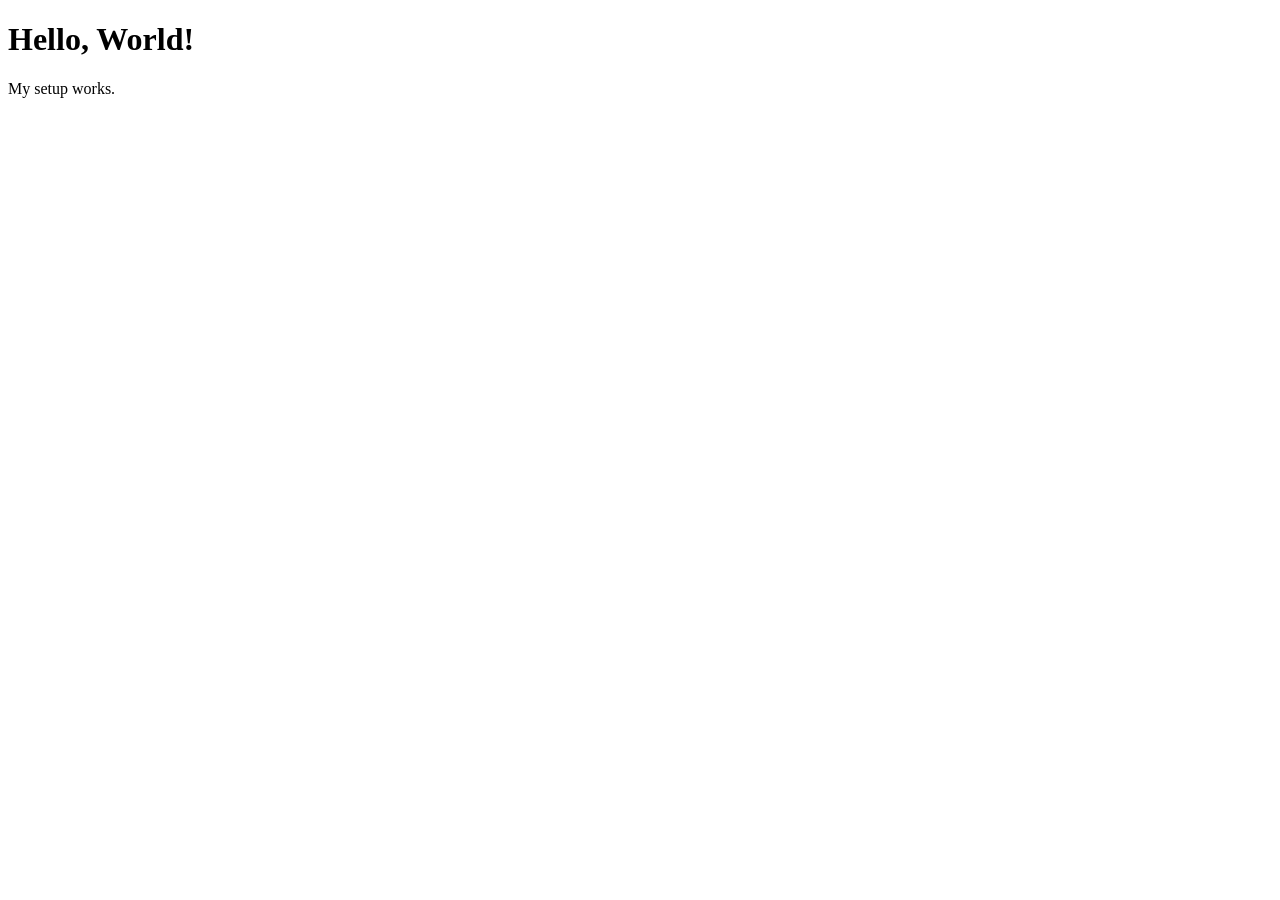
<file: practice/index.html>
<!DOCTYPE html>
<html lang="en">
      <head>
         <meta charset="UTF-8" />
      <title>Setup Test</title>
  </head>
  <body>
      <h1>Hello, World!</h1>
      <p>My setup works.</p>
  </body>
</html>
</file>
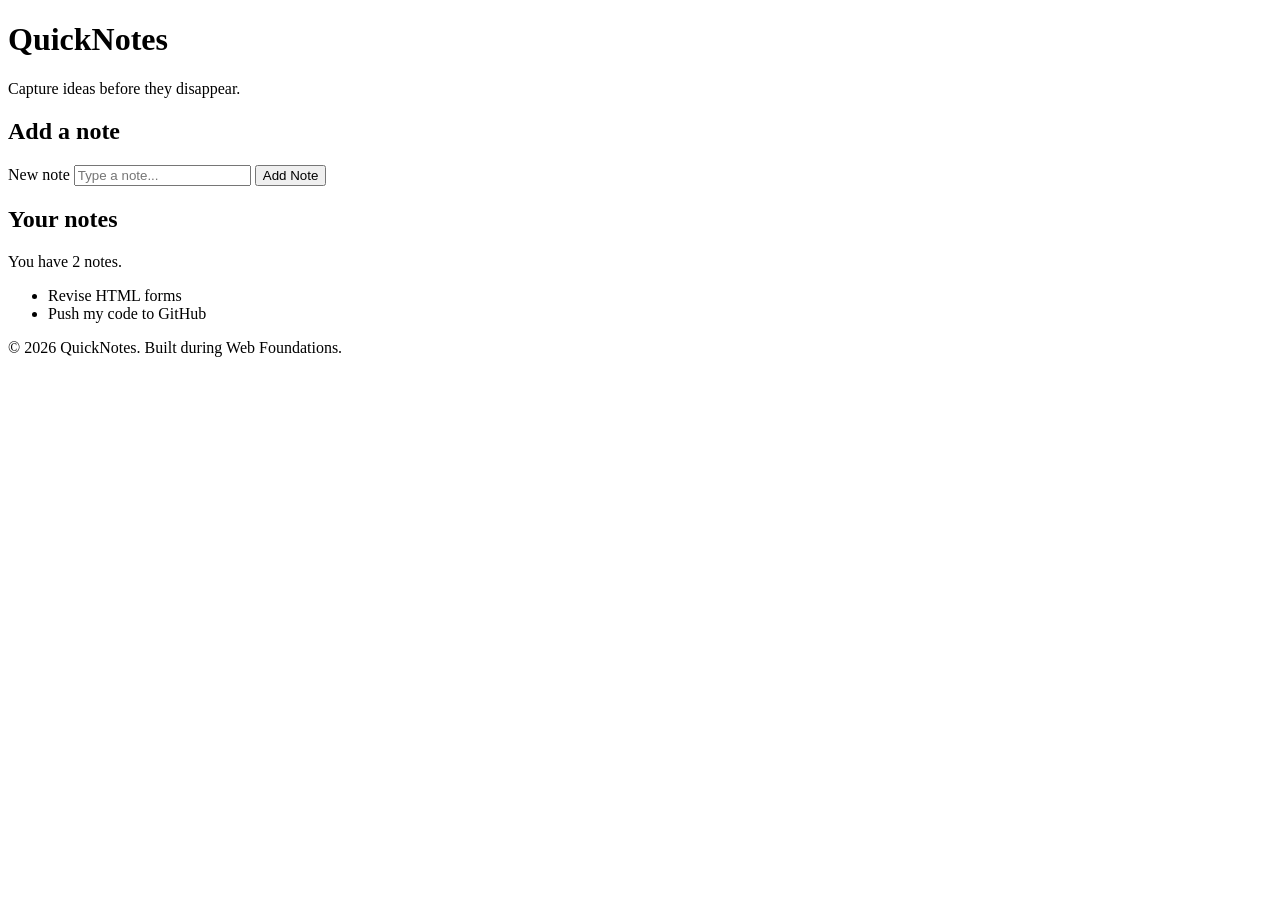
<file: practice/quicknotes-day1/index.html>
<!DOCTYPE html>
<html lang="en">
  <head>
    <meta charset="UTF-8" />
    <meta name="viewport" content="width=device-width, initial-scale=1.0" />
    <title>QuickNotes</title>
  </head>
  <body>
    <header>
      <h1>QuickNotes</h1>
      <p>Capture ideas before they disappear.</p>
    </header>
 
    <main>
      <section>
        <h2>Add a note</h2>
        <form id="note-form">
          <label for="note-input">New note</label>
          <input type="text" id="note-input" placeholder="Type a note..." />
          <button type="submit">Add Note</button>
        </form>
      </section>
 
      <section>
        <h2>Your notes</h2>
        <p id="note-count">You have 2 notes.</p>
        <ul id="notes-list">
          <li>Revise HTML forms</li>
          <li>Push my code to GitHub</li>
        </ul>
      </section>
    </main>
 
    <footer>
      <p>&copy; 2026 QuickNotes. Built during Web Foundations.</p>
    </footer>
  </body>
</html>
</file>
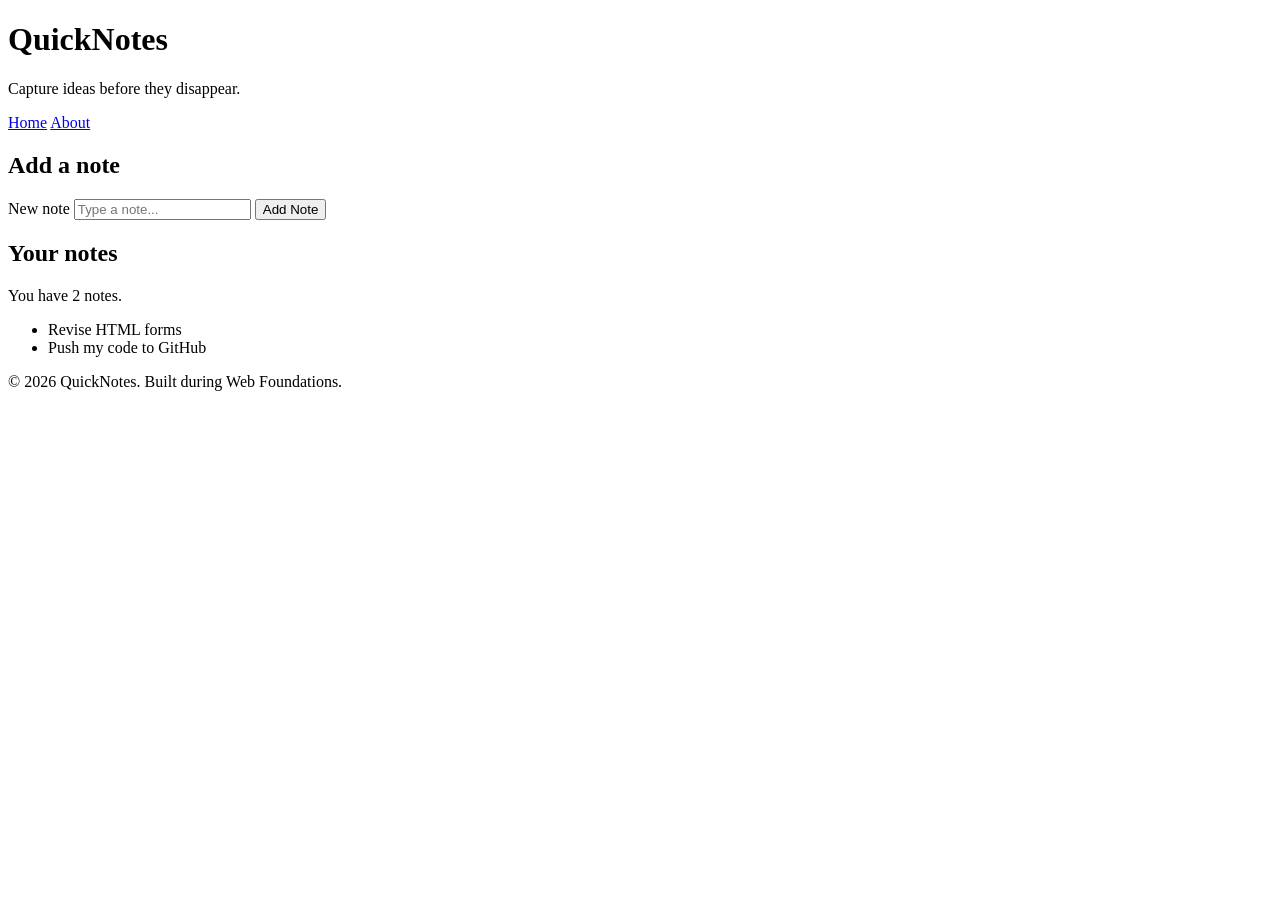
<file: web-foundations-days/day1/index.html>
<!DOCTYPE html>
<html lang="en">
  <head>
    <meta charset="UTF-8" />
    <meta name="viewport" content="width=device-width, initial-scale=1.0" />
    <title>QuickNotes</title>
  </head>
  <body>
   <header>
  <h1>QuickNotes</h1>
  <p>Capture ideas before they disappear.</p>

  <nav>
    <a href="index.html">Home</a>
    <a href="about.html">About</a>
  </nav>
</header>
    <main>
      <section>
        <h2>Add a note</h2>
        <form id="note-form">
          <label for="note-input">New note</label>
          <input type="text" id="note-input" placeholder="Type a note..." />
          <button type="submit">Add Note</button>
        </form>
      </section>
 
      <section>
        <h2>Your notes</h2>
        <p id="note-count">You have 2 notes.</p>
        <ul id="notes-list">
          <li>Revise HTML forms</li>
          <li>Push my code to GitHub</li>
        </ul>
      </section>
    </main>
 
    <footer>
      <p>&copy; 2026 QuickNotes. Built during Web Foundations.</p>
    </footer>
  </body>
</html>
</file>
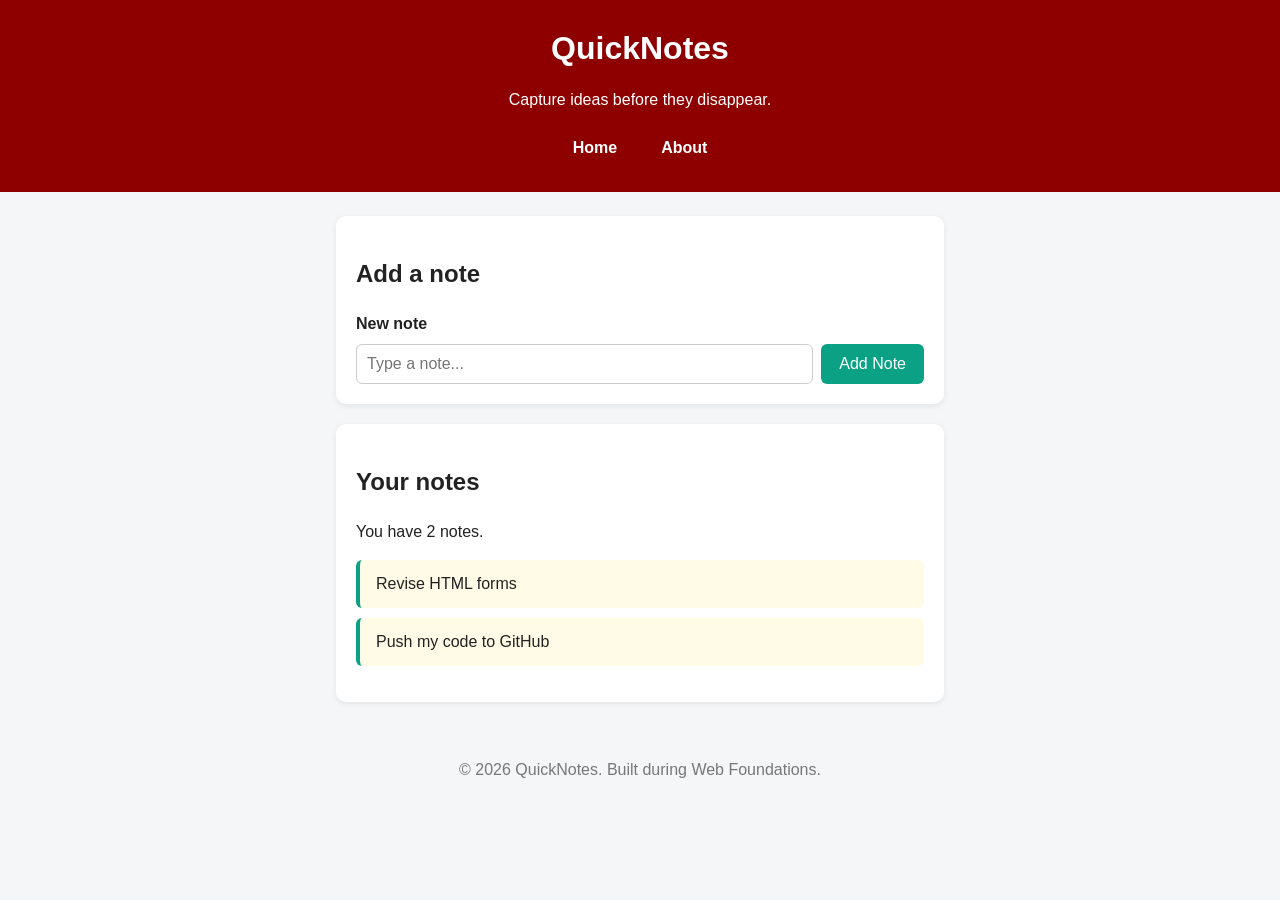
<file: web-foundations-days/day2/index.html>
<!DOCTYPE html>
<html lang="en">
  <head>
    <meta charset="UTF-8" />
    <meta name="viewport" content="width=device-width, initial-scale=1.0" />
    <title>QuickNotes</title>
     <link rel="stylesheet" href="style.css" /> 
  </head>
  <body>
   <header>
  <h1>QuickNotes</h1>
  <p>Capture ideas before they disappear.</p>

  <nav>
    <a href="index.html">Home</a>
    <a href="about.html">About</a>
  </nav>
</header>
    <main>
      <section>
        <h2>Add a note</h2>
        <form id="note-form">
          <label for="note-input">New note</label>
          <input type="text" id="note-input" placeholder="Type a note..." />
          <button type="submit">Add Note</button>
        </form>
      </section>
 
      <section>
        <h2>Your notes</h2>
        <p id="note-count">You have 2 notes.</p>
        <ul id="notes-list">
          <li class="note">Revise HTML forms</li>
          <li class="note" >Push my code to GitHub</li>
        </ul>
      </section>
    </main>
 
    <footer>
      <p>&copy; 2026 QuickNotes. Built during Web Foundations.</p>
    </footer>
  </body>
</html>
</file>
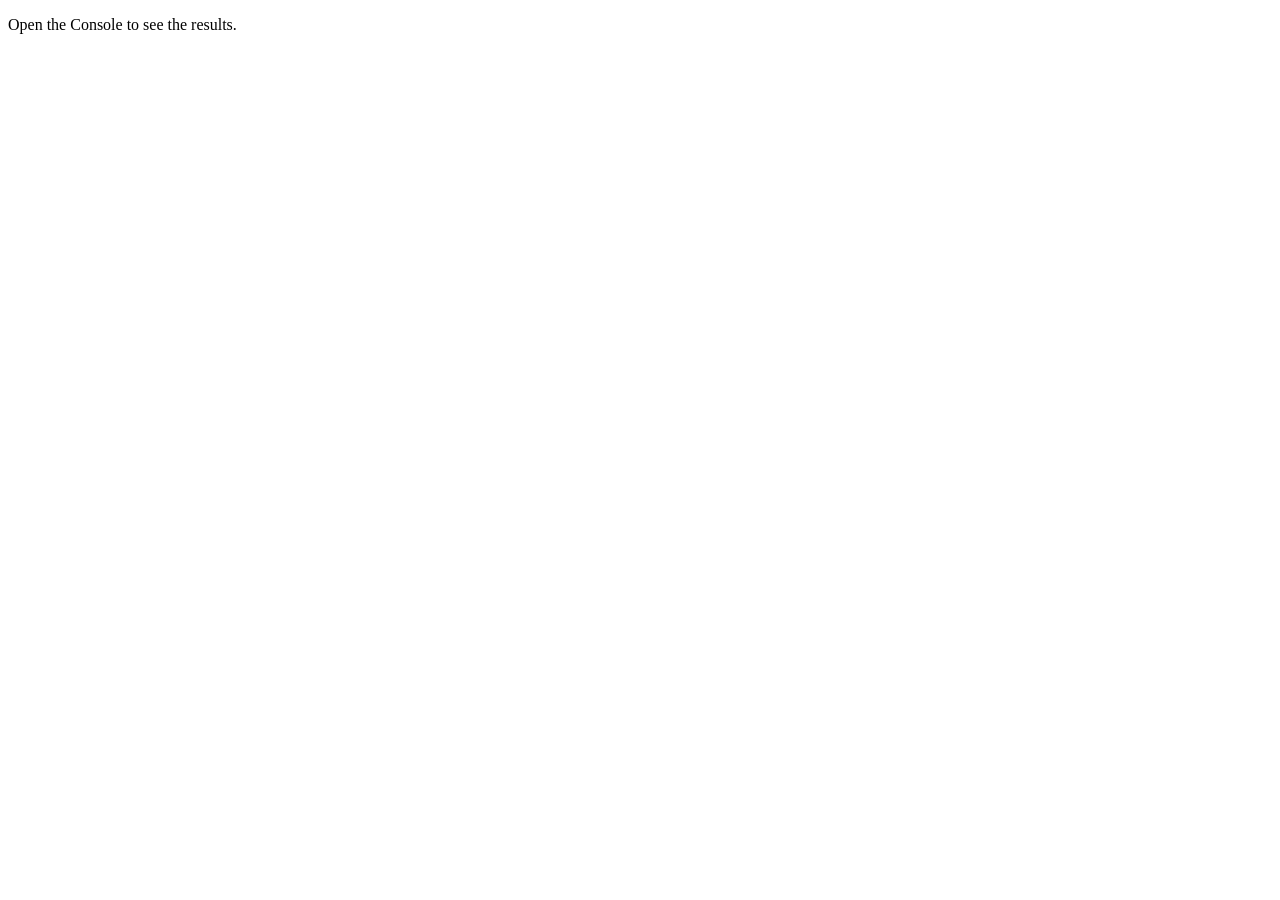
<file: web-foundations-days/day3/index.html>
<!DOCTYPE html>
<html lang="en">
<head>
  <meta charset="UTF-8">
  <meta name="viewport" content="width=device-width, initial-scale=1.0">
  <title>Notes Toolkit</title>
  <script src="script.js" defer></script>
</head>
<body>
  <p>Open the Console to see the results.</p>
</body>
</html>
</file>
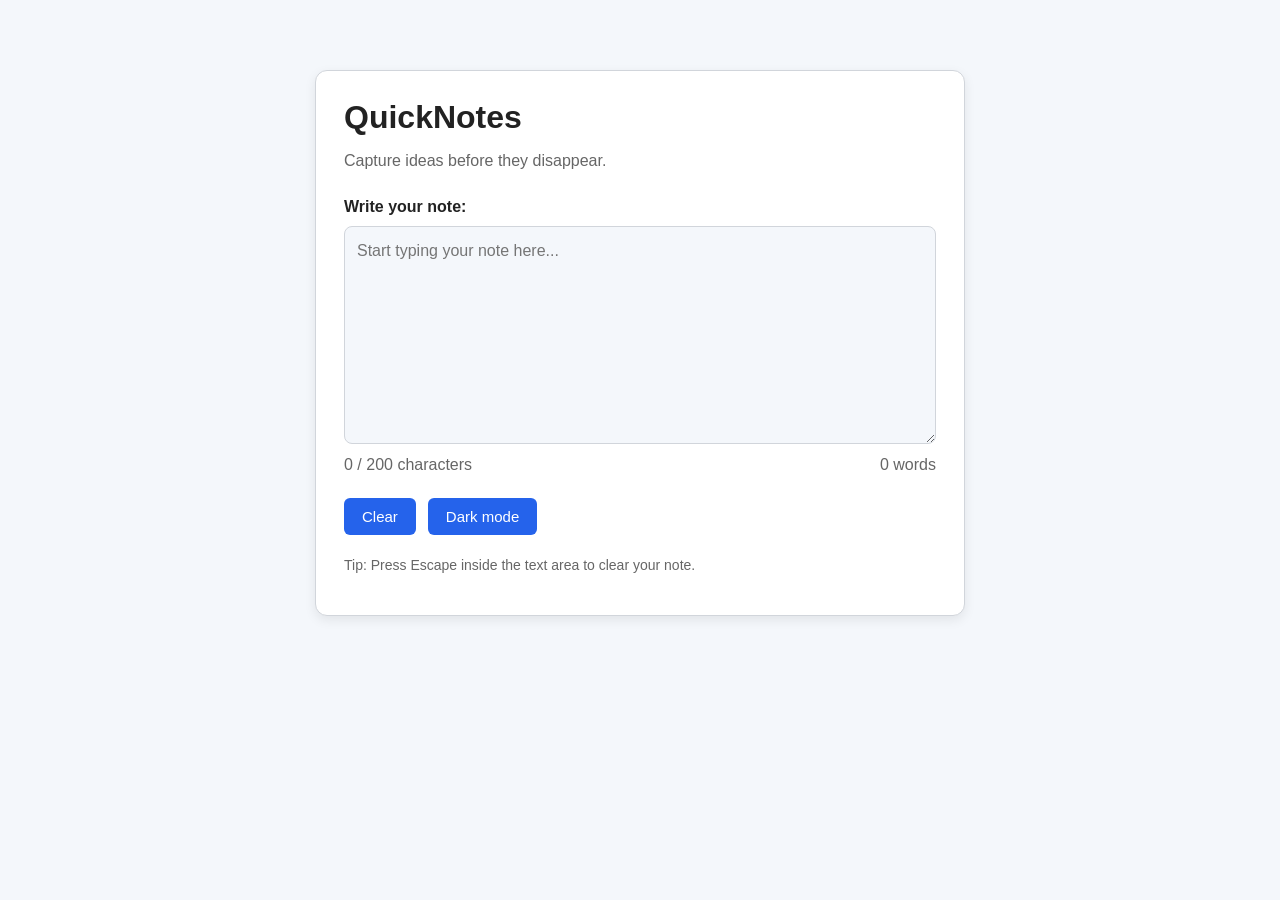
<file: web-foundations-days/day4/index.html>
<!DOCTYPE html>
<html lang="en">
<head>
    <meta charset="UTF-8">
    <meta name="viewport" content="width=device-width, initial-scale=1.0">
    <title>QuickNotes - Day 4</title>
    <link rel="stylesheet" href="style.css">
    <script src="script.js" defer></script>
</head>
<body>
    <main class="container">
        <h1>QuickNotes</h1>
        <p class="tagline">Capture ideas before they disappear.</p>

        <label for="note-text">Write your note:</label>
        <textarea
            id="note-text"
            placeholder="Start typing your note here..."
            rows="8"
            maxlength="10000"
        ></textarea>

        <div class="counters">
            <p id="char-count">0 / 200 characters</p>
            <p id="word-count">0 words</p>
        </div>

        <div class="buttons">
            <button id="clear-btn" type="button">Clear</button>
            <button id="theme-toggle" type="button">Dark mode</button>
        </div>

        <p class="hint">Tip: Press Escape inside the text area to clear your note.</p>
    </main>
</body>
</html>
</file>
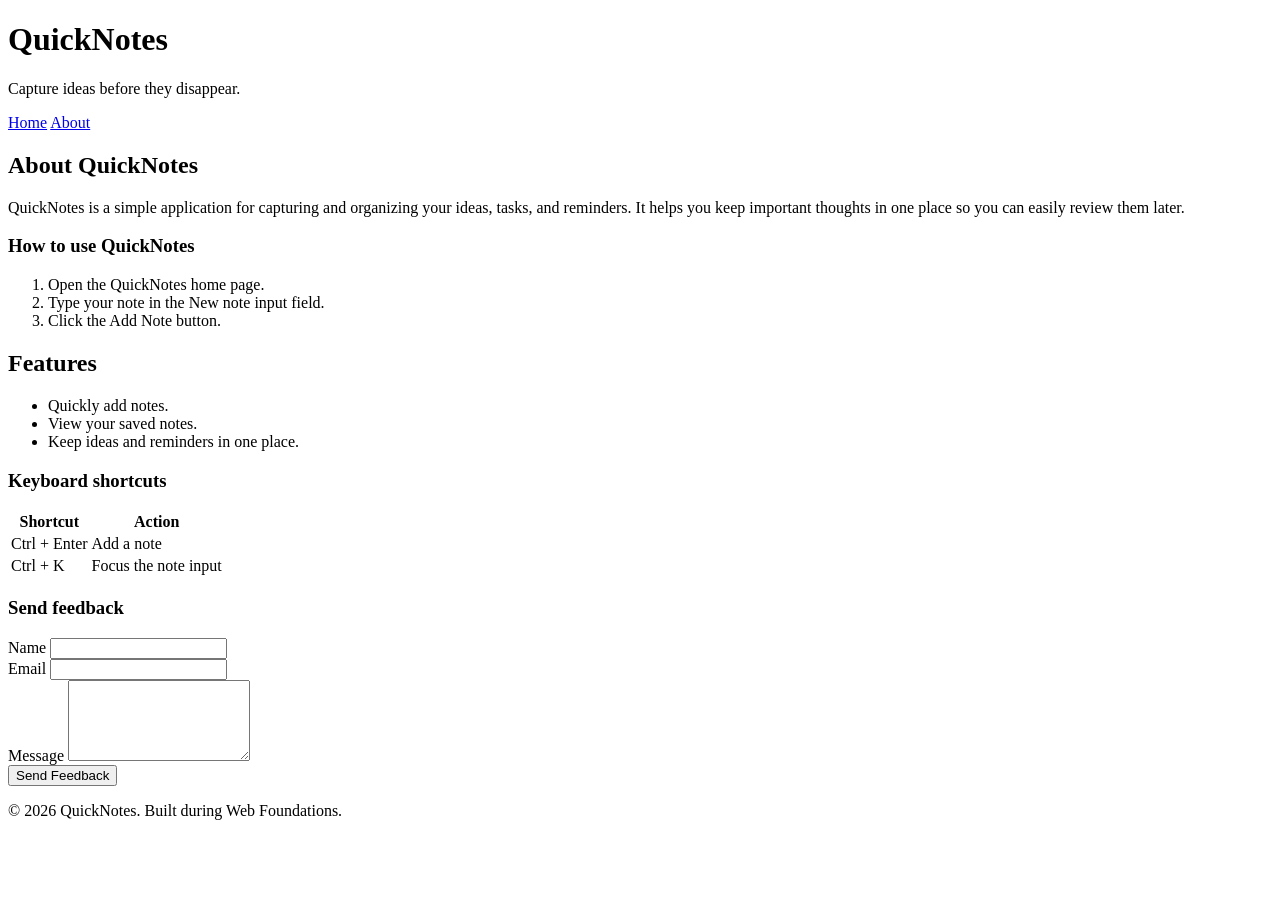
<file: web-foundations-days/day1/about.html>
<!DOCTYPE html>
<html lang="en">
  <head>
    <meta charset="UTF-8" />
    <meta name="viewport" content="width=device-width, initial-scale=1.0" />
    <title>About QuickNotes</title>
  </head>

  <body>
    <header>
      <h1>QuickNotes</h1>
      <p>Capture ideas before they disappear.</p>

      <nav>
        <a href="index.html">Home</a>
        <a href="about.html">About</a>
      </nav>
    </header>

    <main>
      <h2>About QuickNotes</h2>

      <!-- Two-sentence introduction -->
      <p>
        QuickNotes is a simple application for capturing and organizing your
        ideas, tasks, and reminders. It helps you keep important thoughts in
        one place so you can easily review them later.
      </p>

      <section>
        <h3>How to use QuickNotes</h3>

        <ol>
          <li>Open the QuickNotes home page.</li>
          <li>Type your note in the New note input field.</li>
          <li>Click the Add Note button.</li>
        </ol>
      </section>

      <section>
        <h2>Features</h2>

        <ul>
          <li>Quickly add notes.</li>
          <li>View your saved notes.</li>
          <li>Keep ideas and reminders in one place.</li>
        </ul>
      </section>

      <section>
        <h3>Keyboard shortcuts</h3>

        <table>
          <thead>
            <tr>
              <th>Shortcut</th>
              <th>Action</th>
            </tr>
          </thead>

          <tbody>
            <tr>
              <td>Ctrl + Enter</td>
              <td>Add a note</td>
            </tr>

            <tr>
              <td>Ctrl + K</td>
              <td>Focus the note input</td>
            </tr>
          </tbody>
        </table>
      </section>

      <section>
        <h3>Send feedback</h3>

        <form>
          <div>
            <label for="name">Name</label>
            <input type="text" id="name" name="name" required />
          </div>

          <div>
            <label for="email">Email</label>
            <input type="email" id="email" name="email" required />
          </div>

          <div>
            <label for="message">Message</label>
            <textarea
              id="message"
              name="message"
              rows="5"
              required
            ></textarea>
          </div>

          <button type="submit">Send Feedback</button>
        </form>
      </section>
    </main>

    <footer>
      <p>&copy; 2026 QuickNotes. Built during Web Foundations.</p>
    </footer>
  </body>
</html>
</file>
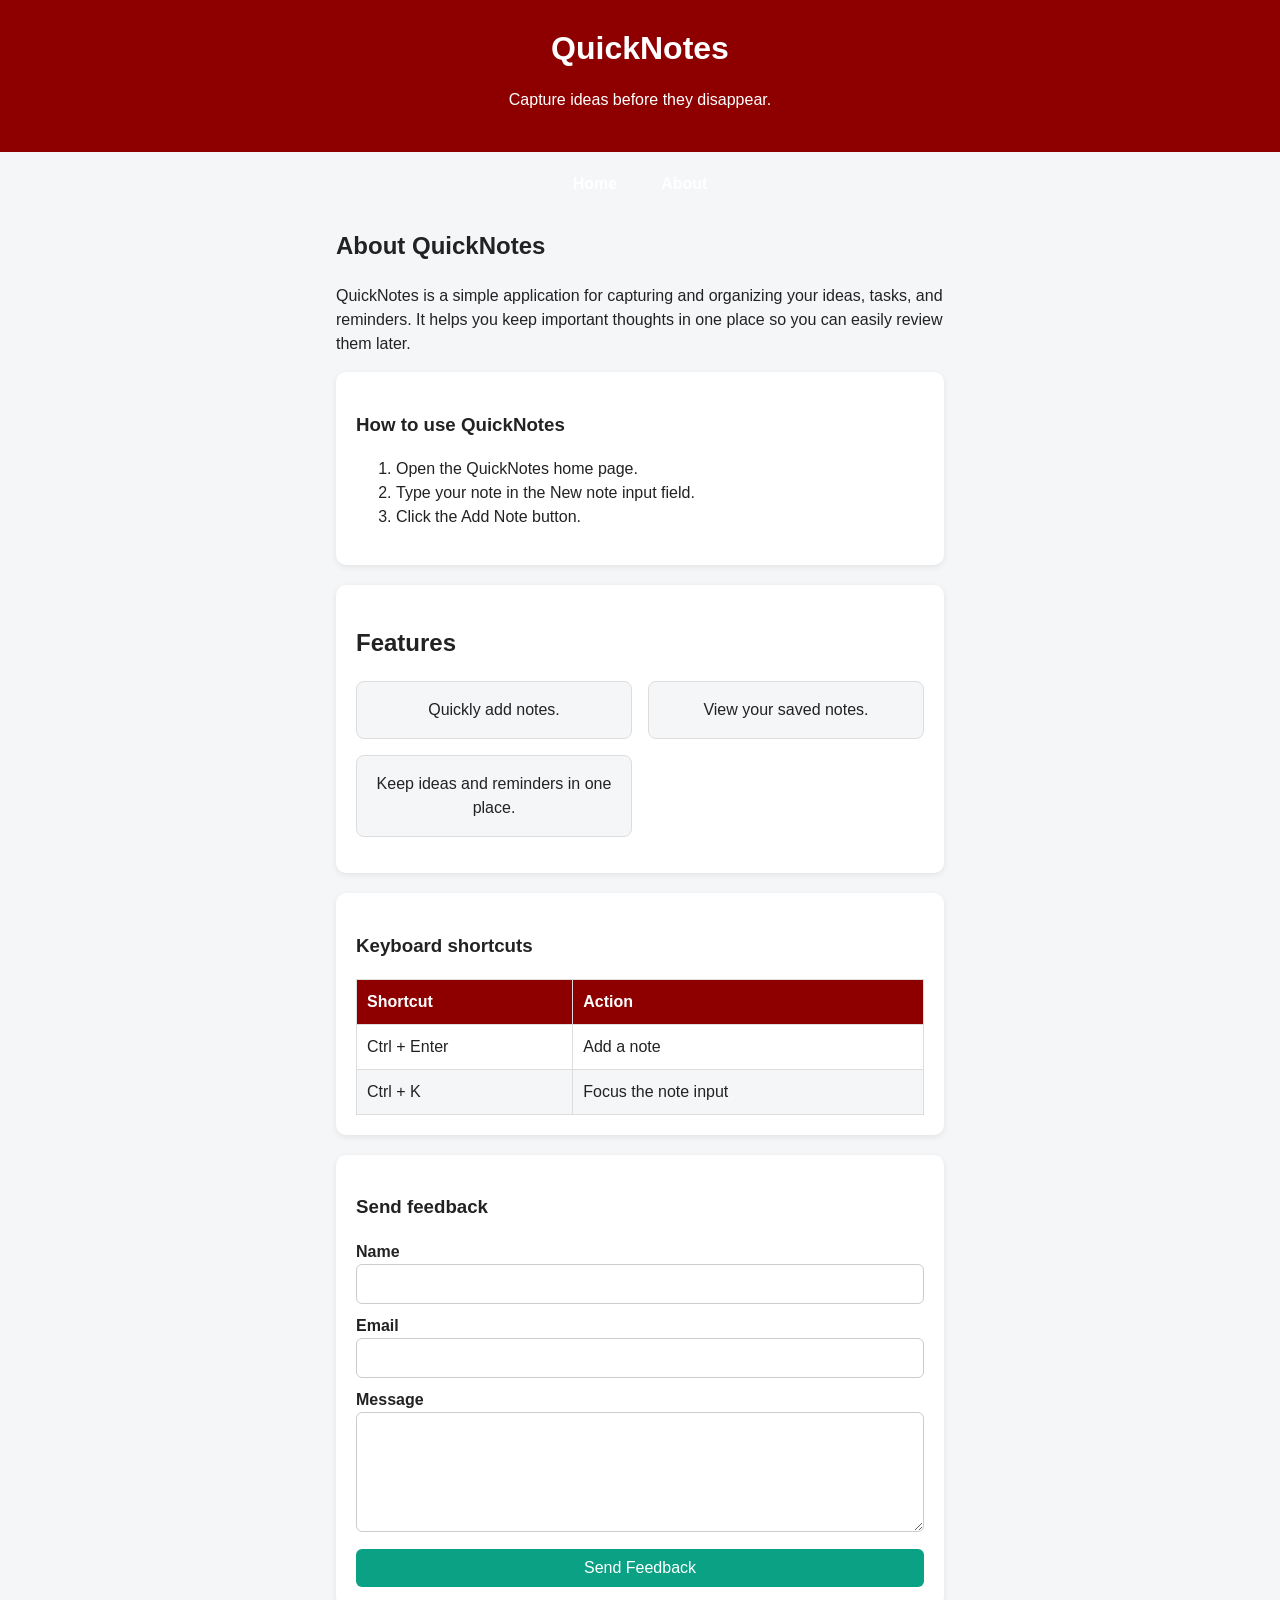
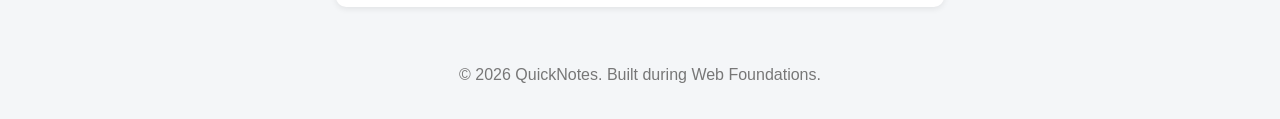
<file: web-foundations-days/day2/about.html>
<!DOCTYPE html>

<html lang="en">
  <head>
    <meta charset="UTF-8" />
    <meta name="viewport" content="width=device-width, initial-scale=1.0" />
    <title>About QuickNotes</title>
    <link rel="stylesheet" href="style.css" />
  </head>

  <body>
    <header>
      <h1>QuickNotes</h1>
      <p>Capture ideas before they disappear.</p>

    </header>
  <nav>
    <a href="index.html">Home</a>
    <a href="about.html">About</a>
  </nav>
</header>

<main>
  <h2>About QuickNotes</h2>

  <!-- Two-sentence introduction -->
  <p>
    QuickNotes is a simple application for capturing and organizing your
    ideas, tasks, and reminders. It helps you keep important thoughts in
    one place so you can easily review them later.
  </p>

  <section>
    <h3>How to use QuickNotes</h3>

    <ol>
      <li>Open the QuickNotes home page.</li>
      <li>Type your note in the New note input field.</li>
      <li>Click the Add Note button.</li>
    </ol>
  </section>

  <section>
    <h2>Features</h2>

    <ul class="features-list">
      <li>Quickly add notes.</li>
      <li>View your saved notes.</li>
      <li>Keep ideas and reminders in one place.</li>
    </ul>
  </section>

  <section>
    <h3>Keyboard shortcuts</h3>

    <table>
      <thead>
        <tr>
          <th>Shortcut</th>
          <th>Action</th>
        </tr>
      </thead>

      <tbody>
        <tr>
          <td>Ctrl + Enter</td>
          <td>Add a note</td>
        </tr>

        <tr>
          <td>Ctrl + K</td>
          <td>Focus the note input</td>
        </tr>
      </tbody>
    </table>
  </section>

  <section>
    <h3>Send feedback</h3>

    <form id="feedback-form">
      <div>
        <label for="name">Name</label>
        <input type="text" id="name" name="name" required />
      </div>

      <div>
        <label for="email">Email</label>
        <input type="email" id="email" name="email" required />
      </div>

      <div>
        <label for="message">Message</label>
        <textarea
          id="message"
          name="message"
          rows="5"
          required
        ></textarea>
      </div>

      <button type="submit">Send Feedback</button>
    </form>
  </section>
</main>

<footer>
  <p>&copy; 2026 QuickNotes. Built during Web Foundations.</p>
</footer>



  </body>
</html>
</file>
<file: web-foundations-days/day2/style.css>
/* 1. Reset: predictable sizing and no default body margin */
*,
*::before,
*::after {
  box-sizing: border-box;
}

body {
  margin: 0;
  font-family: "Segoe UI", Arial, sans-serif;
  background-color: #f4f6f8;
  color: #222;
  line-height: 1.5;
}

/* 2. Header */
header {
  background-color: #8e0000;
  color: white;
  text-align: center;
  padding: 24px 16px;
}

header h1 {
  margin: 0;
}

/* 3. Navigation bar */
nav {
  display: flex;
  justify-content: center;
  gap: 20px;
  margin-top: 12px;
}

nav a {
  color: white;
  text-decoration: none;
  font-weight: bold;
  padding: 8px 12px;
  border-radius: 6px;
  transition: background-color 0.3s ease, transform 0.3s ease;
}

nav a:hover {
  background-color: rgba(255, 255, 255, 0.2);
  transform: translateY(-2px);
}

/* 4. Centre the main content and limit its width */
main {
  max-width: 640px;
  margin: 24px auto;
  padding: 0 16px;
}

/* White card look for sections */
section {
  background: white;
  padding: 20px;
  border-radius: 10px;
  margin-bottom: 20px;
  box-shadow: 0 2px 6px rgba(0, 0, 0, 0.08);
}

/* 5. Form layout with Flexbox */
#note-form {
  display: flex;
  gap: 8px;
  flex-wrap: wrap;
}

#note-form label {
  width: 100%;
  font-weight: bold;
}

#note-input {
  flex: 1;
  padding: 10px;
  border: 1px solid #ccc;
  border-radius: 6px;
  font-size: 1rem;
}

/* Buttons */
button {
  background-color: #0ba184;
  color: white;
  border: none;
  padding: 10px 18px;
  border-radius: 6px;
  font-size: 1rem;
  cursor: pointer;
  transition: background-color 0.3s ease, transform 0.3s ease;
}

button:hover {
  background-color: #088a70;
  transform: translateY(-2px);
}

/* 6. Features grid */
.features-list {
  display: grid;
  grid-template-columns: repeat(auto-fit, minmax(180px, 1fr));
  gap: 16px;
  padding: 0;
  list-style: none;
}

.features-list li {
  background-color: #f4f6f8;
  padding: 16px;
  border-radius: 8px;
  text-align: center;
  border: 1px solid #ddd;
}

/* 7. Notes list */
#notes-list {
  list-style: none;
  padding: 0;
}

.note {
  background-color: #fffbe6;
  border-left: 4px solid #0ba184;
  padding: 12px 16px;
  margin-bottom: 10px;
  border-radius: 6px;
}

/* 8. Table styling */
table {
  width: 100%;
  border-collapse: collapse;
  margin-top: 12px;
}

th,
td {
  border: 1px solid #ddd;
  padding: 10px;
  text-align: left;
}

th {
  background-color: #8e0000;
  color: white;
}

tr:nth-child(even) {
  background-color: #f4f6f8;
}

/* 9. Feedback form */
#feedback-form {
  display: flex;
  flex-direction: column;
  gap: 10px;
}

#feedback-form label {
  font-weight: bold;
}

#feedback-form input,
#feedback-form textarea,
#feedback-form select {
  width: 100%;
  padding: 10px;
  border: 1px solid #ccc;
  border-radius: 6px;
  font-size: 1rem;
}

#feedback-form textarea {
  min-height: 120px;
  resize: vertical;
}

/* 10. Footer */
footer {
  text-align: center;
  color: #777;
  padding: 16px;
}

/* 11. Phones */
@media (max-width: 600px) {
  header {
    padding: 16px 10px;
  }

  header h1 {
    font-size: 1.6rem;
  }

  nav {
    gap: 8px;
  }

  nav a {
    padding: 6px 8px;
    font-size: 0.9rem;
  }

  #note-form {
    flex-direction: column;
  }
}
</file>
<file: web-foundations-days/day4/style.css>
:root {
    --bg-color: #f4f7fb;
    --text-color: #222222;
    --card-color: #ffffff;
    --border-color: #d1d5db;
    --button-color: #2563eb;
    --button-text: #ffffff;
    --muted-color: #666666;
}

body.dark {
    --bg-color: #121826;
    --text-color: #f3f4f6;
    --card-color: #1f2937;
    --border-color: #4b5563;
    --button-color: #3b82f6;
    --button-text: #ffffff;
    --muted-color: #cbd5e1;
}

* {
    box-sizing: border-box;
}

body {
    margin: 0;
    padding: 30px 16px;
    min-height: 100vh;
    background-color: var(--bg-color);
    color: var(--text-color);
    font-family: Arial, sans-serif;
    transition: background-color 0.3s, color 0.3s;
}

.container {
    max-width: 650px;
    margin: 40px auto;
    padding: 28px;
    background-color: var(--card-color);
    border: 1px solid var(--border-color);
    border-radius: 12px;
    box-shadow: 0 4px 12px rgba(0, 0, 0, 0.08);
}

h1 {
    margin-top: 0;
    margin-bottom: 8px;
}

.tagline {
    color: var(--muted-color);
    margin-bottom: 28px;
}

label {
    display: block;
    margin-bottom: 10px;
    font-weight: bold;
}

textarea {
    display: block;
    width: 100%;
    padding: 12px;
    font: inherit;
    line-height: 1.5;
    color: var(--text-color);
    background-color: var(--bg-color);
    border: 1px solid var(--border-color);
    border-radius: 8px;
    resize: vertical;
}

textarea:focus {
    outline: 2px solid var(--button-color);
    outline-offset: 2px;
}

.counters {
    display: flex;
    justify-content: space-between;
    flex-wrap: wrap;
    gap: 8px;
    margin-top: 12px;
}

.counters p {
    margin: 0;
    color: var(--muted-color);
}

.warning {
    color: orange !important;
}

.over {
    color: red !important;
    font-weight: bold;
}

.buttons {
    display: flex;
    gap: 12px;
    margin-top: 24px;
}

button {
    padding: 10px 18px;
    border: none;
    border-radius: 6px;
    background-color: var(--button-color);
    color: var(--button-text);
    font-size: 15px;
    cursor: pointer;
}

button:hover {
    opacity: 0.85;
}

button:focus-visible {
    outline: 2px solid var(--text-color);
    outline-offset: 3px;
}

.hint {
    margin-top: 22px;
    color: var(--muted-color);
    font-size: 14px;
}

@media (max-width: 480px) {
    .container {
        margin: 10px auto;
        padding: 18px;
    }

    .buttons {
        flex-direction: column;
    }

    button {
        width: 100%;
    }
}
</file>
